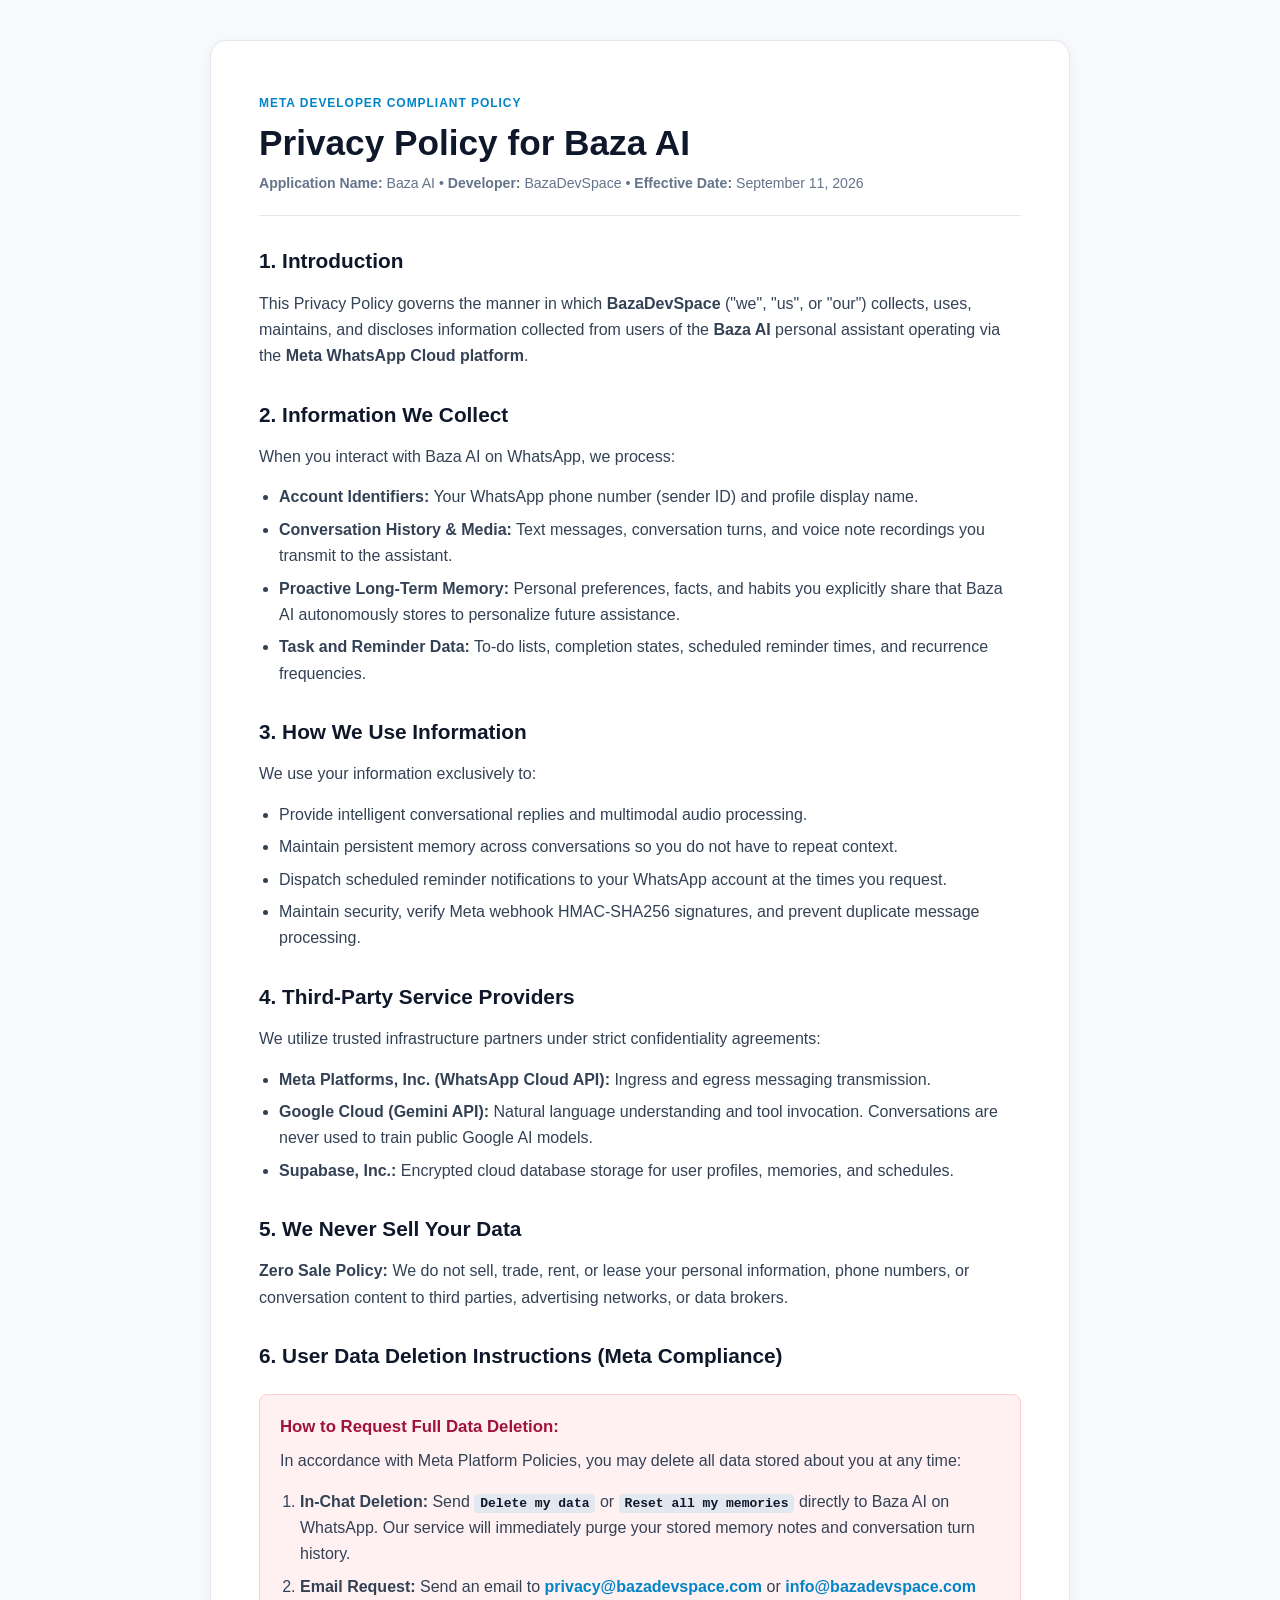
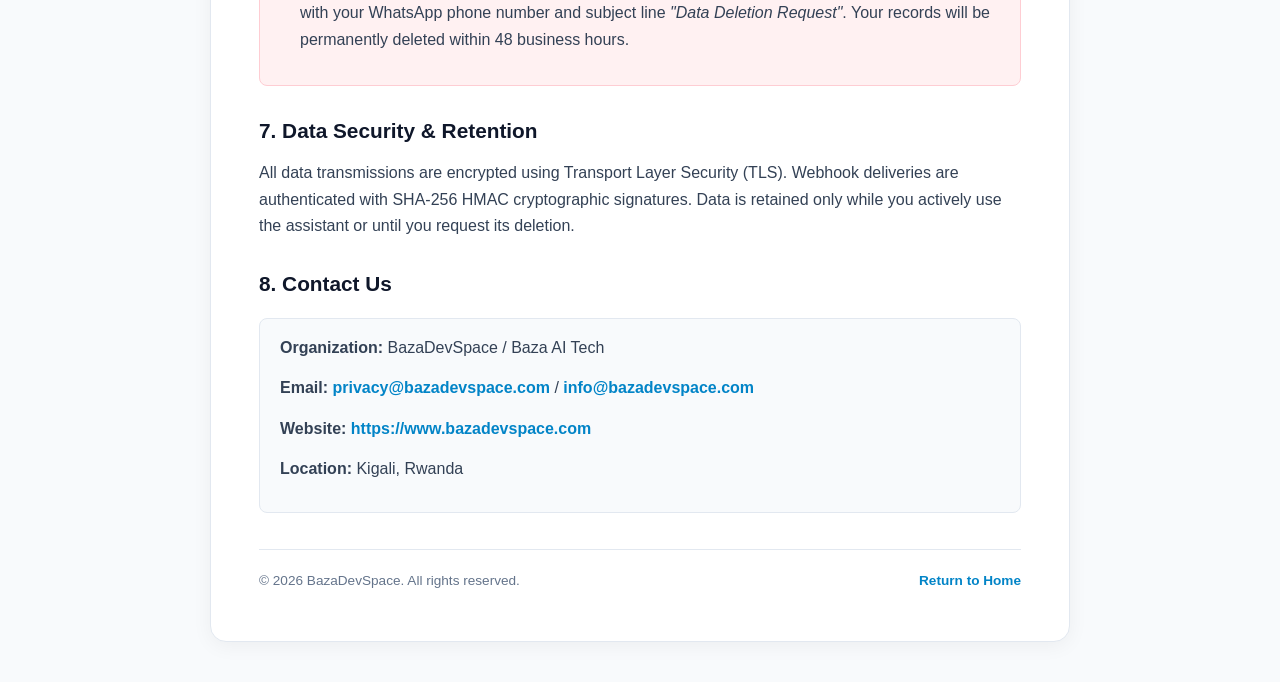
<file: public/privacy.html>
<!DOCTYPE html>
<html lang="en">
<head>
  <meta charset="UTF-8">
  <meta name="viewport" content="width=device-width, initial-scale=1.0">
  <title>Privacy Policy - Baza AI | BazaDevSpace</title>
  <link rel="icon" type="image/png" href="/baza_logo_badge.png" />
  <link rel="canonical" href="https://bazadevspace.company/privacy" />
  <style>
    :root {
      --bg: #f8fafc;
      --card-bg: #ffffff;
      --text: #0f172a;
      --body: #334155;
      --muted: #64748b;
      --primary: #0284c7;
      --border: #e2e8f0;
      --emerald: #10b981;
    }
    * { box-sizing: border-box; margin: 0; padding: 0; }
    body {
      font-family: -apple-system, BlinkMacSystemFont, "Segoe UI", Roboto, Helvetica, Arial, sans-serif;
      background-color: var(--bg);
      color: var(--body);
      line-height: 1.65;
      padding: 40px 16px;
    }
    .container {
      max-width: 860px;
      margin: 0 auto;
      background: var(--card-bg);
      border: 1px solid var(--border);
      border-radius: 16px;
      padding: 48px;
      box-shadow: 0 4px 20px rgba(0, 0, 0, 0.05);
    }
    @media (max-width: 600px) {
      .container { padding: 24px 18px; }
    }
    .tag {
      display: inline-block;
      font-size: 0.75rem;
      font-weight: 800;
      text-transform: uppercase;
      letter-spacing: 0.08em;
      color: var(--primary);
      margin-bottom: 8px;
    }
    h1 {
      font-size: 2.2rem;
      color: var(--text);
      line-height: 1.2;
      margin-bottom: 8px;
    }
    .meta-line {
      font-size: 0.88rem;
      color: var(--muted);
      border-bottom: 1px solid var(--border);
      padding-bottom: 20px;
      margin-bottom: 28px;
    }
    h2 {
      font-size: 1.3rem;
      color: var(--text);
      margin-top: 28px;
      margin-bottom: 12px;
    }
    p { margin-bottom: 14px; }
    ul, ol { padding-left: 20px; margin-bottom: 14px; }
    li { margin-bottom: 6px; }
    .box {
      background: var(--bg);
      border: 1px solid var(--border);
      border-radius: 8px;
      padding: 16px 20px;
      margin: 16px 0;
    }
    .deletion-box {
      background: #fff1f2;
      border: 1px solid #fecdd3;
      border-radius: 8px;
      padding: 18px 20px;
      margin: 20px 0;
    }
    .deletion-box h3 {
      color: #9f1239;
      font-size: 1.05rem;
      margin-bottom: 8px;
    }
    code {
      background: #e2e8f0;
      padding: 2px 6px;
      border-radius: 4px;
      font-family: monospace;
      font-weight: 700;
      color: #0f172a;
    }
    a { color: var(--primary); text-decoration: none; font-weight: 600; }
    a:hover { text-decoration: underline; }
    .footer-note {
      margin-top: 36px;
      padding-top: 20px;
      border-top: 1px solid var(--border);
      font-size: 0.85rem;
      color: var(--muted);
      display: flex;
      justify-content: space-between;
      flex-wrap: wrap;
      gap: 10px;
    }
  </style>
</head>
<body>
  <div class="container">
    <div class="tag">Meta Developer Compliant Policy</div>
    <h1>Privacy Policy for Baza AI</h1>
    <div class="meta-line">
      <strong>Application Name:</strong> Baza AI &bull; <strong>Developer:</strong> BazaDevSpace &bull; <strong>Effective Date:</strong> September 11, 2026
    </div>

    <h2>1. Introduction</h2>
    <p>
      This Privacy Policy governs the manner in which <strong>BazaDevSpace</strong> ("we", "us", or "our") collects, uses, maintains, and discloses information collected from users of the <strong>Baza AI</strong> personal assistant operating via the <strong>Meta WhatsApp Cloud platform</strong>.
    </p>

    <h2>2. Information We Collect</h2>
    <p>When you interact with Baza AI on WhatsApp, we process:</p>
    <ul>
      <li><strong>Account Identifiers:</strong> Your WhatsApp phone number (sender ID) and profile display name.</li>
      <li><strong>Conversation History & Media:</strong> Text messages, conversation turns, and voice note recordings you transmit to the assistant.</li>
      <li><strong>Proactive Long-Term Memory:</strong> Personal preferences, facts, and habits you explicitly share that Baza AI autonomously stores to personalize future assistance.</li>
      <li><strong>Task and Reminder Data:</strong> To-do lists, completion states, scheduled reminder times, and recurrence frequencies.</li>
    </ul>

    <h2>3. How We Use Information</h2>
    <p>We use your information exclusively to:</p>
    <ul>
      <li>Provide intelligent conversational replies and multimodal audio processing.</li>
      <li>Maintain persistent memory across conversations so you do not have to repeat context.</li>
      <li>Dispatch scheduled reminder notifications to your WhatsApp account at the times you request.</li>
      <li>Maintain security, verify Meta webhook HMAC-SHA256 signatures, and prevent duplicate message processing.</li>
    </ul>

    <h2>4. Third-Party Service Providers</h2>
    <p>We utilize trusted infrastructure partners under strict confidentiality agreements:</p>
    <ul>
      <li><strong>Meta Platforms, Inc. (WhatsApp Cloud API):</strong> Ingress and egress messaging transmission.</li>
      <li><strong>Google Cloud (Gemini API):</strong> Natural language understanding and tool invocation. Conversations are never used to train public Google AI models.</li>
      <li><strong>Supabase, Inc.:</strong> Encrypted cloud database storage for user profiles, memories, and schedules.</li>
    </ul>

    <h2>5. We Never Sell Your Data</h2>
    <p>
      <strong>Zero Sale Policy:</strong> We do not sell, trade, rent, or lease your personal information, phone numbers, or conversation content to third parties, advertising networks, or data brokers.
    </p>

    <h2>6. User Data Deletion Instructions (Meta Compliance)</h2>
    <div class="deletion-box">
      <h3>How to Request Full Data Deletion:</h3>
      <p>In accordance with Meta Platform Policies, you may delete all data stored about you at any time:</p>
      <ol>
        <li><strong>In-Chat Deletion:</strong> Send <code>Delete my data</code> or <code>Reset all my memories</code> directly to Baza AI on WhatsApp. Our service will immediately purge your stored memory notes and conversation turn history.</li>
        <li><strong>Email Request:</strong> Send an email to <a href="mailto:privacy@bazadevspace.com">privacy@bazadevspace.com</a> or <a href="mailto:info@bazadevspace.com">info@bazadevspace.com</a> with your WhatsApp phone number and subject line <em>"Data Deletion Request"</em>. Your records will be permanently deleted within 48 business hours.</li>
      </ol>
    </div>

    <h2>7. Data Security & Retention</h2>
    <p>
      All data transmissions are encrypted using Transport Layer Security (TLS). Webhook deliveries are authenticated with SHA-256 HMAC cryptographic signatures. Data is retained only while you actively use the assistant or until you request its deletion.
    </p>

    <h2>8. Contact Us</h2>
    <div class="box">
      <p><strong>Organization:</strong> BazaDevSpace / Baza AI Tech</p>
      <p><strong>Email:</strong> <a href="mailto:privacy@bazadevspace.com">privacy@bazadevspace.com</a> / <a href="mailto:info@bazadevspace.com">info@bazadevspace.com</a></p>
      <p><strong>Website:</strong> <a href="https://www.bazadevspace.com">https://www.bazadevspace.com</a></p>
      <p><strong>Location:</strong> Kigali, Rwanda</p>
    </div>

    <div class="footer-note">
      <span>&copy; 2026 BazaDevSpace. All rights reserved.</span>
      <a href="/">Return to Home</a>
    </div>
  </div>
</body>
</html>
</file>
